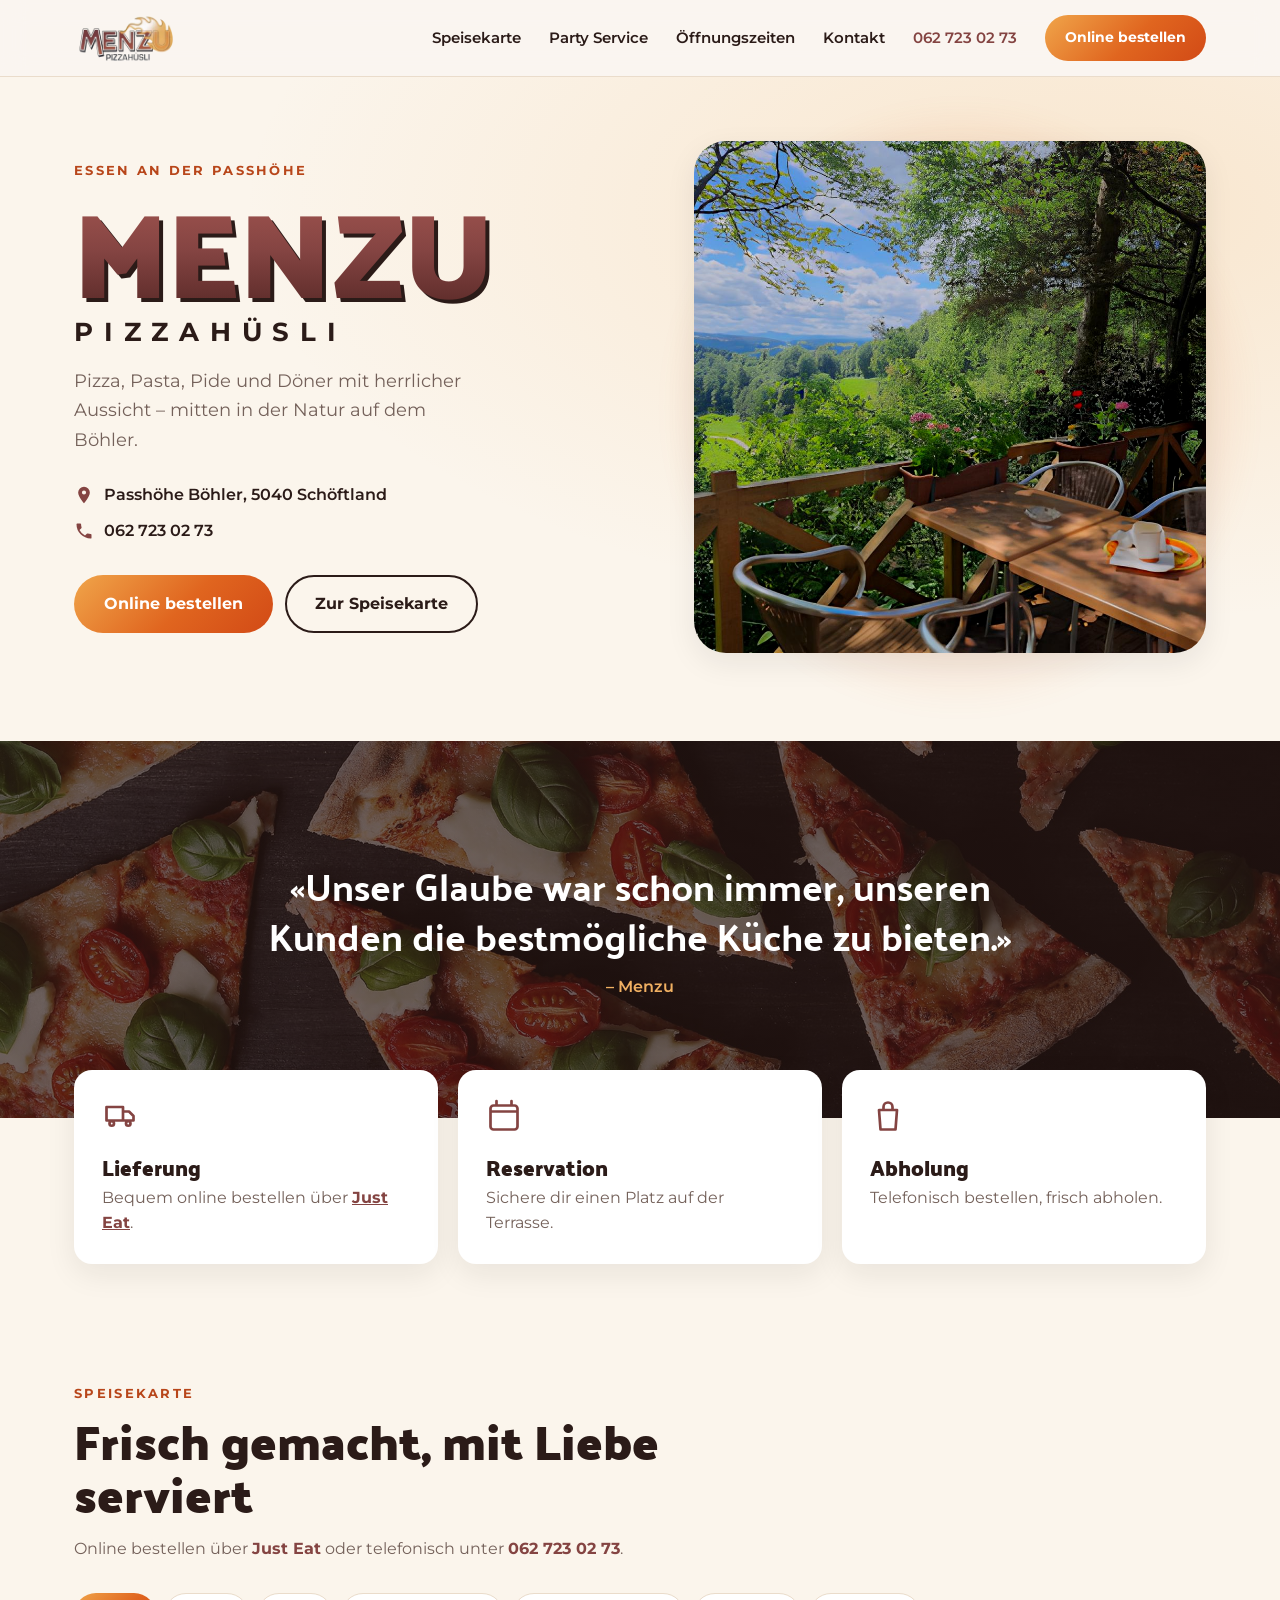
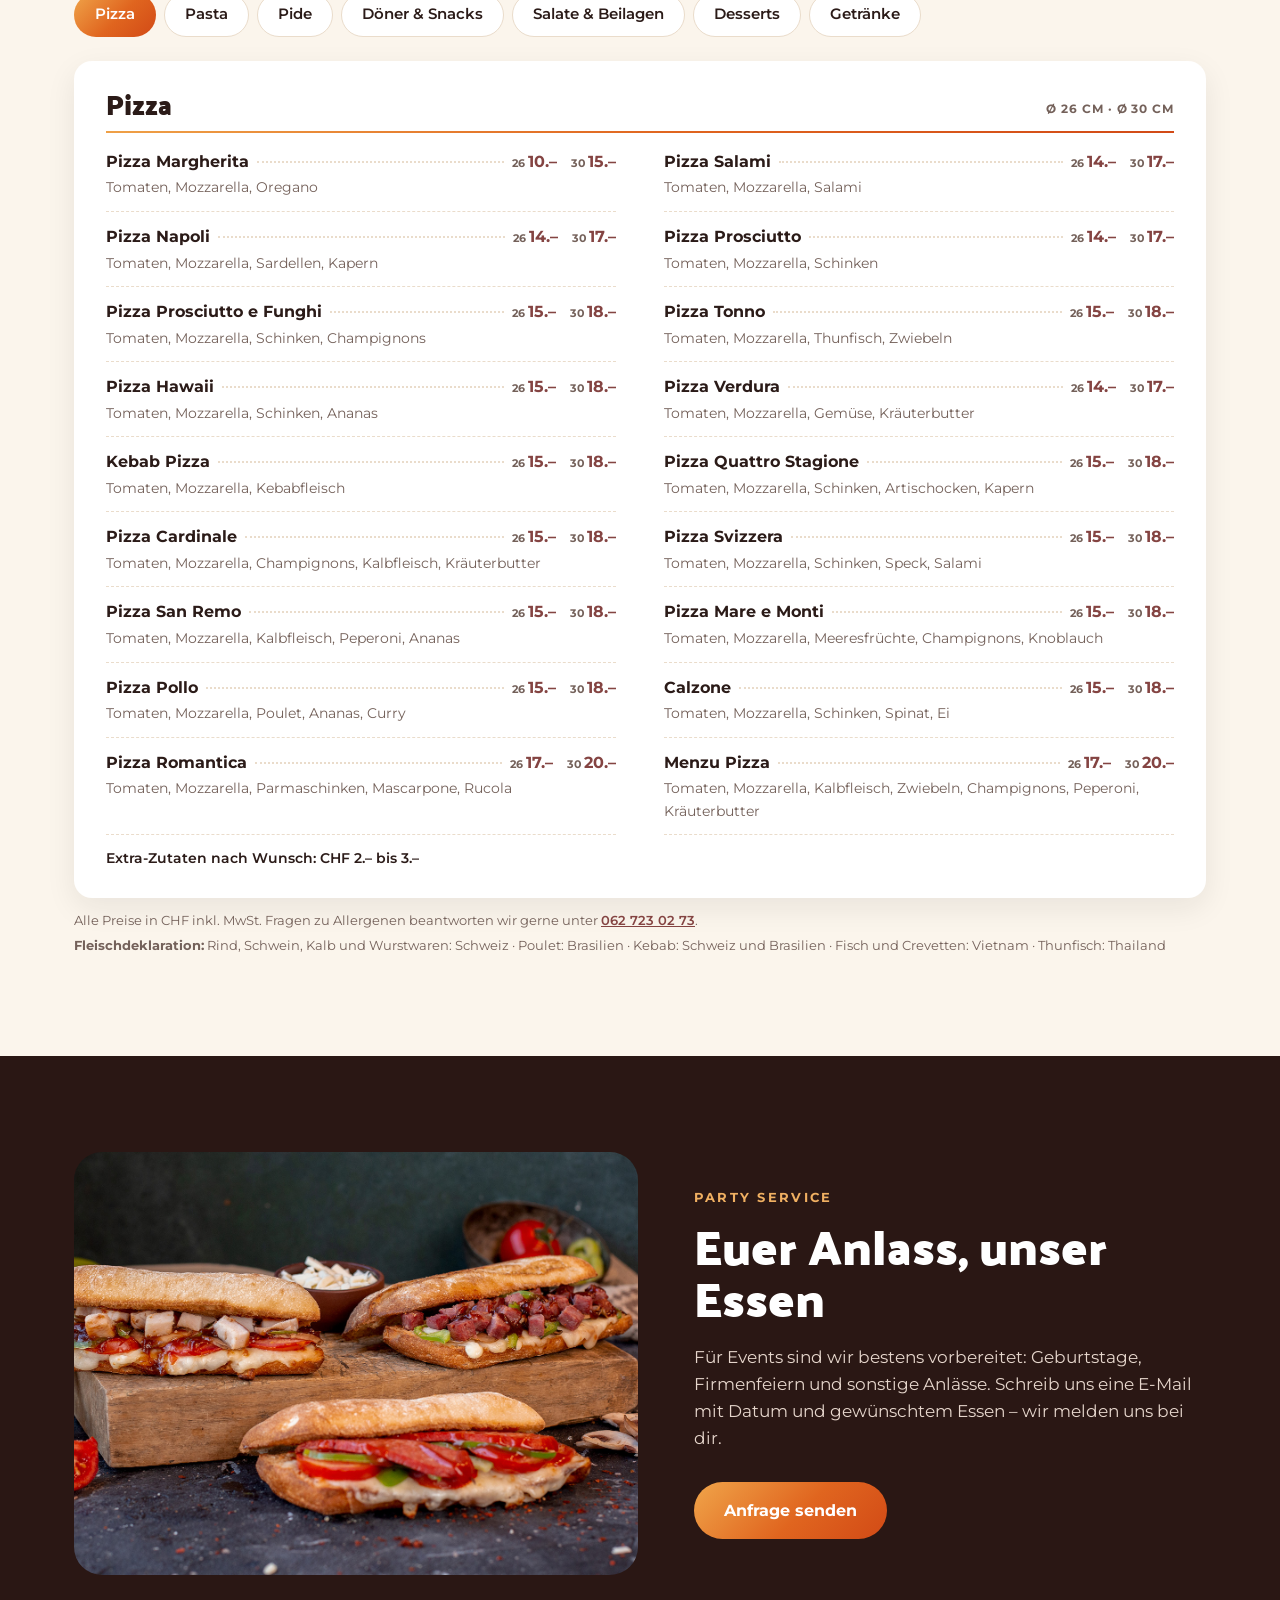
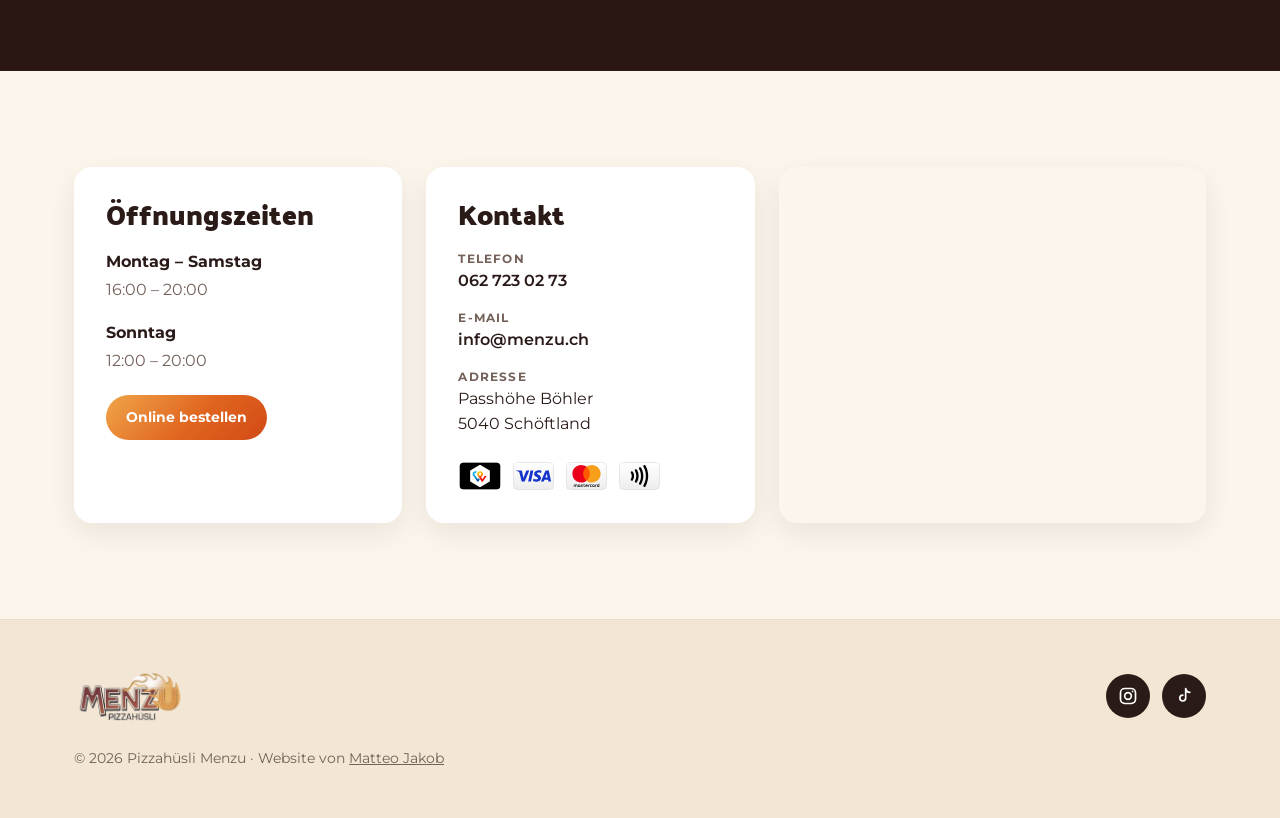
<file: index.html>
<!doctype html>
<html lang="de">
  <head>
    <meta charset="utf-8" />
    <meta name="viewport" content="width=device-width, initial-scale=1" />
    <title>Pizzahüsli Menzu – Pizza, Pasta & Döner an der Passhöhe Böhler</title>
    <meta
      name="description"
      content="Pizza, Pasta, Pide und Döner an der Passhöhe Böhler in Schöftland – mit Aussicht mitten in der Natur. Online bestellen via Just Eat, Abholung, Reservation und Party Service."
    />
    <meta name="theme-color" content="#844442" />
    <link rel="icon" href="images/menzu.png" />
    <link rel="preconnect" href="https://fonts.googleapis.com" />
    <link rel="preconnect" href="https://fonts.gstatic.com" crossorigin />
    <link
      href="https://fonts.googleapis.com/css2?family=Montserrat:wght@400;500;600;700;800&family=Palanquin+Dark:wght@500;600;700&display=swap"
      rel="stylesheet"
    />
    <link rel="stylesheet" href="css/style.css?v=202610021229" />
    <script src="js/main.js?v=202610021229" defer></script>
  </head>
  <body>
    <header class="site-header">
      <div class="container header-inner">
        <a href="#top" class="logo" aria-label="Pizzahüsli Menzu – zur Startseite">
          <img src="images/menzu.png" alt="Menzu Pizzahüsli" width="472" height="232" />
        </a>
        <button class="nav-toggle" aria-expanded="false" aria-controls="site-nav" aria-label="Menü öffnen">
          <span></span><span></span><span></span>
        </button>
        <nav class="site-nav" id="site-nav">
          <a href="#speisekarte">Speisekarte</a>
          <a href="#party">Party Service</a>
          <a href="#info">Öffnungszeiten</a>
          <a href="#info">Kontakt</a>
          <a href="tel:+41627230273" class="nav-phone">062 723 02 73</a>
          <a href="https://www.just-eat.ch/speisekarte/menzu-hsli" class="btn btn-sm" target="_blank" rel="noopener">Online bestellen</a>
        </nav>
      </div>
    </header>

    <main id="top">
      <section class="hero">
        <div class="container hero-inner">
          <div class="hero-text">
            <p class="eyebrow">Essen an der Passhöhe</p>
            <h1><span class="h1-main">Menzu</span><span class="h1-sub">Pizzahüsli</span></h1>
            <p class="lead">
              Pizza, Pasta, Pide und Döner mit herrlicher Aussicht – mitten in der Natur auf dem Böhler.
            </p>
            <ul class="hero-facts">
              <li>
                <svg viewBox="0 0 24 24" aria-hidden="true"><path d="M12 2a7 7 0 0 0-7 7c0 5.2 7 13 7 13s7-7.8 7-13a7 7 0 0 0-7-7Zm0 9.5A2.5 2.5 0 1 1 12 6.5a2.5 2.5 0 0 1 0 5Z"/></svg>
                Passhöhe Böhler, 5040 Schöftland
              </li>
              <li>
                <svg viewBox="0 0 24 24" aria-hidden="true"><path d="M6.6 10.8a15.2 15.2 0 0 0 6.6 6.6l2.2-2.2a1 1 0 0 1 1-.25 11.4 11.4 0 0 0 3.6.57 1 1 0 0 1 1 1V20a1 1 0 0 1-1 1A17 17 0 0 1 3 4a1 1 0 0 1 1-1h3.5a1 1 0 0 1 1 1c0 1.25.2 2.45.57 3.57a1 1 0 0 1-.25 1Z"/></svg>
                <a href="tel:+41627230273">062 723 02 73</a>
              </li>
            </ul>
            <div class="hero-actions">
              <a href="https://www.just-eat.ch/speisekarte/menzu-hsli" class="btn" target="_blank" rel="noopener">Online bestellen</a>
              <a href="#speisekarte" class="btn btn-ghost">Zur Speisekarte</a>
            </div>
          </div>
          <figure class="hero-image">
            <img src="images/2.webp" alt="Terrasse des Pizzahüsli Menzu mit Blick ins Grüne" width="976" height="980" />
          </figure>
        </div>
      </section>

      <section class="quote-band">
        <div class="container">
          <blockquote>
            «Unser Glaube war schon immer, unseren Kunden die bestmögliche Küche zu bieten.»
            <cite>– Menzu</cite>
          </blockquote>
        </div>
      </section>

      <section class="services">
        <div class="container services-grid">
          <div class="service">
            <svg viewBox="0 0 24 24" aria-hidden="true"><path d="M3 6h11v9H3zM14 9h4l3 3v3h-7zM6.5 18.5a1.5 1.5 0 1 0 0-3 1.5 1.5 0 0 0 0 3Zm11 0a1.5 1.5 0 1 0 0-3 1.5 1.5 0 0 0 0 3Z"/></svg>
            <h3>Lieferung</h3>
            <p>Bequem online bestellen über <a href="https://www.just-eat.ch/speisekarte/menzu-hsli" target="_blank" rel="noopener">Just Eat</a>.</p>
          </div>
          <div class="service">
            <svg viewBox="0 0 24 24" aria-hidden="true"><path d="M7 2v3M17 2v3M3 9h18M5 5h14a2 2 0 0 1 2 2v12a2 2 0 0 1-2 2H5a2 2 0 0 1-2-2V7a2 2 0 0 1 2-2Z"/></svg>
            <h3>Reservation</h3>
            <p>Sichere dir einen Platz auf der Terrasse.</p>
          </div>
          <div class="service">
            <svg viewBox="0 0 24 24" aria-hidden="true"><path d="M6 8h12l-1 13H7L6 8Zm3 0V6a3 3 0 0 1 6 0v2"/></svg>
            <h3>Abholung</h3>
            <p>Telefonisch bestellen, frisch abholen.</p>
          </div>
        </div>
      </section>

      <section class="menu" id="speisekarte">
        <div class="container">
          <div class="section-head">
            <p class="eyebrow">Speisekarte</p>
            <h2>Frisch gemacht, mit Liebe serviert</h2>
            <p>Online bestellen über <a href="https://www.just-eat.ch/speisekarte/menzu-hsli" target="_blank" rel="noopener">Just Eat</a> oder telefonisch unter <a href="tel:+41627230273">062 723 02 73</a>.</p>
          </div>
        </div>
        <div class="container">
          <nav class="menu-nav" role="tablist" aria-label="Kategorien">
            <a href="#menu-pizza" role="tab" aria-controls="menu-pizza">Pizza</a>
            <a href="#menu-pasta" role="tab" aria-controls="menu-pasta">Pasta</a>
            <a href="#menu-pide" role="tab" aria-controls="menu-pide">Pide</a>
            <a href="#menu-doener" role="tab" aria-controls="menu-doener">Döner & Snacks</a>
            <a href="#menu-salate" role="tab" aria-controls="menu-salate">Salate & Beilagen</a>
            <a href="#menu-desserts" role="tab" aria-controls="menu-desserts">Desserts</a>
            <a href="#menu-getraenke" role="tab" aria-controls="menu-getraenke">Getränke</a>
          </nav>
          <div class="menu-panels">
          <section class="menu-cat" id="menu-pizza" role="tabpanel">
            <div class="menu-cat-head"><h3>Pizza</h3><span class="sizes">Ø 26 cm · Ø 30 cm</span></div>
            <ul class="menu-list is-pizza">
              <li>
                <div class="row"><span class="name">Pizza Margherita</span><span class="dots"></span><span class="price"><small>26</small>10.–</span><span class="price"><small>30</small>15.–</span></div>
                <p class="desc">Tomaten, Mozzarella, Oregano</p>
              </li>
              <li>
                <div class="row"><span class="name">Pizza Salami</span><span class="dots"></span><span class="price"><small>26</small>14.–</span><span class="price"><small>30</small>17.–</span></div>
                <p class="desc">Tomaten, Mozzarella, Salami</p>
              </li>
              <li>
                <div class="row"><span class="name">Pizza Napoli</span><span class="dots"></span><span class="price"><small>26</small>14.–</span><span class="price"><small>30</small>17.–</span></div>
                <p class="desc">Tomaten, Mozzarella, Sardellen, Kapern</p>
              </li>
              <li>
                <div class="row"><span class="name">Pizza Prosciutto</span><span class="dots"></span><span class="price"><small>26</small>14.–</span><span class="price"><small>30</small>17.–</span></div>
                <p class="desc">Tomaten, Mozzarella, Schinken</p>
              </li>
              <li>
                <div class="row"><span class="name">Pizza Prosciutto e Funghi</span><span class="dots"></span><span class="price"><small>26</small>15.–</span><span class="price"><small>30</small>18.–</span></div>
                <p class="desc">Tomaten, Mozzarella, Schinken, Champignons</p>
              </li>
              <li>
                <div class="row"><span class="name">Pizza Tonno</span><span class="dots"></span><span class="price"><small>26</small>15.–</span><span class="price"><small>30</small>18.–</span></div>
                <p class="desc">Tomaten, Mozzarella, Thunfisch, Zwiebeln</p>
              </li>
              <li>
                <div class="row"><span class="name">Pizza Hawaii</span><span class="dots"></span><span class="price"><small>26</small>15.–</span><span class="price"><small>30</small>18.–</span></div>
                <p class="desc">Tomaten, Mozzarella, Schinken, Ananas</p>
              </li>
              <li>
                <div class="row"><span class="name">Pizza Verdura</span><span class="dots"></span><span class="price"><small>26</small>14.–</span><span class="price"><small>30</small>17.–</span></div>
                <p class="desc">Tomaten, Mozzarella, Gemüse, Kräuterbutter</p>
              </li>
              <li>
                <div class="row"><span class="name">Kebab Pizza</span><span class="dots"></span><span class="price"><small>26</small>15.–</span><span class="price"><small>30</small>18.–</span></div>
                <p class="desc">Tomaten, Mozzarella, Kebabfleisch</p>
              </li>
              <li>
                <div class="row"><span class="name">Pizza Quattro Stagione</span><span class="dots"></span><span class="price"><small>26</small>15.–</span><span class="price"><small>30</small>18.–</span></div>
                <p class="desc">Tomaten, Mozzarella, Schinken, Artischocken, Kapern</p>
              </li>
              <li>
                <div class="row"><span class="name">Pizza Cardinale</span><span class="dots"></span><span class="price"><small>26</small>15.–</span><span class="price"><small>30</small>18.–</span></div>
                <p class="desc">Tomaten, Mozzarella, Champignons, Kalbfleisch, Kräuterbutter</p>
              </li>
              <li>
                <div class="row"><span class="name">Pizza Svizzera</span><span class="dots"></span><span class="price"><small>26</small>15.–</span><span class="price"><small>30</small>18.–</span></div>
                <p class="desc">Tomaten, Mozzarella, Schinken, Speck, Salami</p>
              </li>
              <li>
                <div class="row"><span class="name">Pizza San Remo</span><span class="dots"></span><span class="price"><small>26</small>15.–</span><span class="price"><small>30</small>18.–</span></div>
                <p class="desc">Tomaten, Mozzarella, Kalbfleisch, Peperoni, Ananas</p>
              </li>
              <li>
                <div class="row"><span class="name">Pizza Mare e Monti</span><span class="dots"></span><span class="price"><small>26</small>15.–</span><span class="price"><small>30</small>18.–</span></div>
                <p class="desc">Tomaten, Mozzarella, Meeresfrüchte, Champignons, Knoblauch</p>
              </li>
              <li>
                <div class="row"><span class="name">Pizza Pollo</span><span class="dots"></span><span class="price"><small>26</small>15.–</span><span class="price"><small>30</small>18.–</span></div>
                <p class="desc">Tomaten, Mozzarella, Poulet, Ananas, Curry</p>
              </li>
              <li>
                <div class="row"><span class="name">Calzone</span><span class="dots"></span><span class="price"><small>26</small>15.–</span><span class="price"><small>30</small>18.–</span></div>
                <p class="desc">Tomaten, Mozzarella, Schinken, Spinat, Ei</p>
              </li>
              <li>
                <div class="row"><span class="name">Pizza Romantica</span><span class="dots"></span><span class="price"><small>26</small>17.–</span><span class="price"><small>30</small>20.–</span></div>
                <p class="desc">Tomaten, Mozzarella, Parmaschinken, Mascarpone, Rucola</p>
              </li>
              <li>
                <div class="row"><span class="name">Menzu Pizza</span><span class="dots"></span><span class="price"><small>26</small>17.–</span><span class="price"><small>30</small>20.–</span></div>
                <p class="desc">Tomaten, Mozzarella, Kalbfleisch, Zwiebeln, Champignons, Peperoni, Kräuterbutter</p>
              </li>
            </ul>
            <p class="menu-note">Extra-Zutaten nach Wunsch: CHF 2.– bis 3.–</p>
          </section>
          <section class="menu-cat" id="menu-pasta" role="tabpanel">
            <div class="menu-cat-head"><h3>Pasta</h3></div>
            <ul class="menu-list">
              <li>
                <div class="row"><span class="name">Pasta Napoli</span><span class="dots"></span><span class="price">15.–</span></div>
                <p class="desc">Zubereitet mit Tomatensauce, Knoblauch und Zwiebeln</p>
              </li>
              <li>
                <div class="row"><span class="name">Pasta Boscaiola</span><span class="dots"></span><span class="price">17.–</span></div>
                <p class="desc">Zubereitet mit Champignon-Rahmsauce</p>
              </li>
              <li>
                <div class="row"><span class="name">Pasta Bolognese</span><span class="dots"></span><span class="price">18.–</span></div>
                <p class="desc">Zubereitet mit Tomatensauce, Kalbfleisch und Zwiebeln</p>
              </li>
              <li>
                <div class="row"><span class="name">Pasta Arabiata</span><span class="dots"></span><span class="price">17.–</span></div>
                <p class="desc">Zubereitet mit Tomatensauce, Zwiebeln und Peperoncini</p>
              </li>
              <li>
                <div class="row"><span class="name">Pasta Orentale</span><span class="dots"></span><span class="price">18.–</span></div>
                <p class="desc">Zubereitet mit Curry-Rahmsauce und Crevetten</p>
              </li>
              <li>
                <div class="row"><span class="name">Pasta Pollo</span><span class="dots"></span><span class="price">18.–</span></div>
                <p class="desc">Zubereitet mit Tomaten-Rahmsauce, Poulet, Knoblauch und Peperoncini</p>
              </li>
              <li>
                <div class="row"><span class="name">Pasta Padrone</span><span class="dots"></span><span class="price">18.–</span></div>
                <p class="desc">Zubereitet mit Tomaten-Rahmsauce, Kalbfleisch, Knoblauch und Peperoncini</p>
              </li>
              <li>
                <div class="row"><span class="name">Pasta Verdura</span><span class="dots"></span><span class="price">17.–</span></div>
                <p class="desc">Zubereitet mit Rahmsauce und verschiedenem Gemüse</p>
              </li>
              <li>
                <div class="row"><span class="name">Pasta Tonno</span><span class="dots"></span><span class="price">17.–</span></div>
                <p class="desc">Zubereitet mit Tomatensauce, Thunfisch und Zwiebeln</p>
              </li>
              <li>
                <div class="row"><span class="name">Pasta Frutti di Mare</span><span class="dots"></span><span class="price">18.–</span></div>
                <p class="desc">Zubereitet mit Tomatensauce, Meeresfrüchte, Zwiebeln und Knoblauch</p>
              </li>
              <li>
                <div class="row"><span class="name">Pasta Carbonara</span><span class="dots"></span><span class="price">18.–</span></div>
                <p class="desc">Zubereitet mit Rahmsauce, Speck und Eigelb</p>
              </li>
              <li>
                <div class="row"><span class="name">Pasta Forno</span><span class="dots"></span><span class="price">18.–</span></div>
                <p class="desc">Zubereitet mit Tomaten-Rahmsauce, Schinken, Zwiebeln und Mozzarella</p>
              </li>
              <li>
                <div class="row"><span class="name">Lasagne Bolognese</span><span class="dots"></span><span class="price">15.–</span></div>
                <p class="desc">Zubereitet mit Hackfleisch</p>
              </li>
              <li>
                <div class="row"><span class="name">Lasagne Verdi</span><span class="dots"></span><span class="price">15.–</span></div>
                <p class="desc">Zubereitet mit Spinat</p>
              </li>
            </ul>
            <p class="menu-note">Wahlweise mit Penne oder Spaghetti.</p>
          </section>
          <section class="menu-cat" id="menu-pide" role="tabpanel">
            <div class="menu-cat-head"><h3>Pide</h3></div>
            <ul class="menu-list">
              <li>
                <div class="row"><span class="name">Pide mit Käse</span><span class="dots"></span><span class="price">15.–</span></div>
              </li>
              <li>
                <div class="row"><span class="name">Pide mit Käse und Spinat</span><span class="dots"></span><span class="price">15.–</span></div>
              </li>
              <li>
                <div class="row"><span class="name">Pide mit Käse und Ei</span><span class="dots"></span><span class="price">15.–</span></div>
              </li>
              <li>
                <div class="row"><span class="name">Pide mit Käse und Kebabfleisch</span><span class="dots"></span><span class="price">15.–</span></div>
              </li>
            </ul>
          </section>
          <section class="menu-cat" id="menu-doener" role="tabpanel">
            <div class="menu-cat-head"><h3>Döner & Snacks</h3></div>
            <ul class="menu-list">
              <li>
                <div class="row"><span class="name">Döner Kebab</span><span class="dots"></span><span class="price">11.–</span></div>
                <p class="desc">Serviert mit Salat und Sauce nach Wahl</p>
              </li>
              <li>
                <div class="row"><span class="name">Dürüm Kebab</span><span class="dots"></span><span class="price">11.–</span></div>
                <p class="desc">Serviert mit Salat und Sauce nach Wahl</p>
              </li>
              <li>
                <div class="row"><span class="name">Dönerbox</span><span class="dots"></span><span class="price">11.–</span></div>
                <p class="desc">Zubereitet mit Kebabfleisch und Pommes Frites</p>
              </li>
              <li>
                <div class="row"><span class="name">Mega Kebab</span><span class="dots"></span><span class="price">14.–</span></div>
                <p class="desc">Serviert mit Salat und Sauce nach Wahl</p>
              </li>
              <li>
                <div class="row"><span class="name">Poulet Pepito</span><span class="dots"></span><span class="price">12.–</span></div>
                <p class="desc">Serviert mit Salat und Sauce nach Wahl</p>
              </li>
              <li>
                <div class="row"><span class="name">Döner Kebab im Teller</span><span class="dots"></span><span class="price">17.–</span></div>
                <p class="desc">Zubereitet mit Pommes Frites, serviert mit Salat und Sauce nach Wahl</p>
              </li>
              <li>
                <div class="row"><span class="name">Falafel Taschenbrot</span><span class="dots"></span><span class="price">11.–</span></div>
                <p class="desc">Serviert mit Salat und Sauce nach Wahl</p>
              </li>
              <li>
                <div class="row"><span class="name">Falafel Dürüm</span><span class="dots"></span><span class="price">11.–</span></div>
                <p class="desc">Serviert mit Salat und Sauce nach Wahl</p>
              </li>
              <li>
                <div class="row"><span class="name">Falafel Box</span><span class="dots"></span><span class="price">12.–</span></div>
                <p class="desc">Serviert mit Salat und Sauce nach Wahl</p>
              </li>
              <li>
                <div class="row"><span class="name">Chicken Nuggets (7 Stück)</span><span class="dots"></span><span class="price">17.–</span></div>
                <p class="desc">Serviert mit Pommes Frites</p>
              </li>
              <li>
                <div class="row"><span class="name">Chicken Box</span><span class="dots"></span><span class="price">12.–</span></div>
                <p class="desc">Serviert mit Pommes Frites</p>
              </li>
              <li>
                <div class="row"><span class="name">Pouletflügel (7 Stück)</span><span class="dots"></span><span class="price">18.–</span></div>
                <p class="desc">Serviert mit Pommes Frites</p>
              </li>
              <li>
                <div class="row"><span class="name">Pommes Frites</span><span class="dots"></span><span class="price">8.–</span></div>
                <p class="desc">Serviert mit Sauce nach Wahl</p>
              </li>
              <li>
                <div class="row"><span class="name">Hamburger</span><span class="dots"></span><span class="price">11.–</span></div>
                <p class="desc">Serviert mit Salat und Sauce nach Wahl</p>
              </li>
              <li>
                <div class="row"><span class="name">Cheeseburger</span><span class="dots"></span><span class="price">11.–</span></div>
                <p class="desc">Serviert mit Salat und Sauce nach Wahl</p>
              </li>
              <li>
                <div class="row"><span class="name">Schnitzelbort</span><span class="dots"></span><span class="price">11.–</span></div>
                <p class="desc">Serviert mit Salat und Sauce nach Wahl</p>
              </li>
              <li>
                <div class="row"><span class="name">Fischknusperli</span><span class="dots"></span><span class="price">15.–</span></div>
                <p class="desc">Serviert mit Pommes Frites</p>
              </li>
              <li>
                <div class="row"><span class="name">Cevapcici (8 Stück)</span><span class="dots"></span><span class="price">15.–</span></div>
                <p class="desc">Serviert mit Pommes Frites</p>
              </li>
            </ul>
            <p class="menu-note">Saucen: Cocktail, Samurai (scharf), Joghurt, Curry, Ketchup oder Mayonnaise.</p>
          </section>
          <section class="menu-cat" id="menu-salate" role="tabpanel">
            <div class="menu-cat-head"><h3>Salate & Beilagen</h3></div>
            <ul class="menu-list">
              <li>
                <div class="row"><span class="name">Grüner Salat</span><span class="dots"></span><span class="price">8.–</span></div>
              </li>
              <li>
                <div class="row"><span class="name">Gemischter Salat</span><span class="dots"></span><span class="price">10.–</span></div>
              </li>
              <li>
                <div class="row"><span class="name">Caprese Salat</span><span class="dots"></span><span class="price">10.–</span></div>
                <p class="desc">Zubereitet mit Tomaten und Mozzarella</p>
              </li>
              <li>
                <div class="row"><span class="name">Thon Salat</span><span class="dots"></span><span class="price">10.–</span></div>
              </li>
              <li>
                <div class="row"><span class="name">Chicken Nuggets (8 Stück)</span><span class="dots"></span><span class="price">12.–</span></div>
              </li>
              <li>
                <div class="row"><span class="name">Pommes Frites</span><span class="dots"></span><span class="price">8.–</span></div>
              </li>
            </ul>
            <p class="menu-note">Salatsauce: französisch oder italienisch.</p>
          </section>
          <section class="menu-cat" id="menu-desserts" role="tabpanel">
            <div class="menu-cat-head"><h3>Desserts</h3></div>
            <ul class="menu-list">
              <li>
                <div class="row"><span class="name">Extreme</span><span class="dots"></span><span class="price">3.50</span></div>
              </li>
              <li>
                <div class="row"><span class="name">Mega Almond</span><span class="dots"></span><span class="price">3.50</span></div>
              </li>
              <li>
                <div class="row"><span class="name">Tiramisu</span><span class="dots"></span><span class="price">6.–</span></div>
              </li>
              <li>
                <div class="row"><span class="name">Schoggimousse</span><span class="dots"></span><span class="price">6.–</span></div>
              </li>
            </ul>
          </section>
          <section class="menu-cat" id="menu-getraenke" role="tabpanel">
            <div class="menu-cat-head"><h3>Getränke</h3></div>
            <ul class="menu-list">
              <li>
                <div class="row"><span class="name">Coca-Cola</span><span class="dots"></span><span class="price"><small>ab</small>3.–</span></div>
                <p class="desc">0,33 l 3.– · 0,5 l 3.50 · 1,5 l 5.–</p>
              </li>
              <li>
                <div class="row"><span class="name">Coca-Cola zero</span><span class="dots"></span><span class="price"><small>ab</small>3.–</span></div>
                <p class="desc">0,33 l 3.– · 0,5 l 3.50 · 1,5 l 5.–</p>
              </li>
              <li>
                <div class="row"><span class="name">Fanta Orange</span><span class="dots"></span><span class="price"><small>ab</small>3.–</span></div>
                <p class="desc">0,33 l 3.– · 0,5 l 3.50 · 1,5 l 5.–</p>
              </li>
              <li>
                <div class="row"><span class="name">Fusetea Lemon</span><span class="dots"></span><span class="price"><small>ab</small>3.–</span></div>
                <p class="desc">0,33 l 3.– · 0,5 l 3.50 · 1,5 l 5.–</p>
              </li>
              <li>
                <div class="row"><span class="name">Fusetea Peach</span><span class="dots"></span><span class="price"><small>ab</small>3.–</span></div>
                <p class="desc">0,33 l 3.– · 0,5 l 3.50 · 1,5 l 5.–</p>
              </li>
              <li>
                <div class="row"><span class="name">Rivella Rot</span><span class="dots"></span><span class="price"><small>ab</small>3.50</span></div>
                <p class="desc">0,5 l 3.50 · 1,5 l 5.–</p>
              </li>
              <li>
                <div class="row"><span class="name">Rivella Blau</span><span class="dots"></span><span class="price"><small>ab</small>3.50</span></div>
                <p class="desc">0,5 l 3.50 · 1,5 l 5.–</p>
              </li>
              <li>
                <div class="row"><span class="name">Valser</span><span class="dots"></span><span class="price"><small>ab</small>3.50</span></div>
                <p class="desc">0,5 l 3.50 · 1,5 l 5.–</p>
              </li>
              <li>
                <div class="row"><span class="name">Uludag</span><span class="dots"></span><span class="price"><small>ab</small>3.–</span></div>
                <p class="desc">0,5 l 3.– · 1,5 l 3.50</p>
              </li>
              <li>
                <div class="row"><span class="name">Ayran</span><span class="dots"></span><span class="price">3.–</span></div>
                <p class="desc">0,33 l 3.–</p>
              </li>
              <li>
                <div class="row"><span class="name">Red Bull</span><span class="dots"></span><span class="price">4.–</span></div>
                <p class="desc">0,25 l 4.–</p>
              </li>
              <li>
                <div class="row"><span class="name">Bier Feldschlösschen</span><span class="dots"></span><span class="price">5.–</span></div>
              </li>
              <li>
                <div class="row"><span class="name">Roséwein</span><span class="dots"></span><span class="price">15.–</span></div>
                <p class="desc">aus Italien</p>
              </li>
              <li>
                <div class="row"><span class="name">Weisswein</span><span class="dots"></span><span class="price">15.–</span></div>
                <p class="desc">aus Frankreich</p>
              </li>
              <li>
                <div class="row"><span class="name">Rotwein</span><span class="dots"></span><span class="price">15.–</span></div>
                <p class="desc">aus Italien</p>
              </li>
            </ul>
          </section>
          </div>
        </div>
        <div class="container menu-footnote">
          <p>Alle Preise in CHF inkl. MwSt. Fragen zu Allergenen beantworten wir gerne unter <a href="tel:+41627230273">062 723 02 73</a>.</p>
          <p><strong>Fleischdeklaration:</strong> Rind, Schwein, Kalb und Wurstwaren: Schweiz · Poulet: Brasilien · Kebab: Schweiz und Brasilien · Fisch und Crevetten: Vietnam · Thunfisch: Thailand</p>
        </div>
      </section>

      <section class="party" id="party">
        <div class="container party-inner">
          <figure class="party-image">
            <img src="images/sd.jpg" alt="Belegte Sandwiches auf einem Holzbrett" width="1980" height="949" loading="lazy" />
          </figure>
          <div class="party-text">
            <p class="eyebrow">Party Service</p>
            <h2>Euer Anlass, unser Essen</h2>
            <p>
              Für Events sind wir bestens vorbereitet: Geburtstage, Firmenfeiern und sonstige Anlässe.
              Schreib uns eine E-Mail mit Datum und gewünschtem Essen – wir melden uns bei dir.
            </p>
            <a class="btn" href="mailto:info@menzu.ch?subject=Anfrage%20Party%20Service">Anfrage senden</a>
          </div>
        </div>
      </section>

      <section class="info" id="info">
        <div class="container info-grid">
          <div class="card">
            <h2>Öffnungszeiten</h2>
            <dl class="hours">
              <dt>Montag – Samstag</dt>
              <dd>16:00 – 20:00</dd>
              <dt>Sonntag</dt>
              <dd>12:00 – 20:00</dd>
            </dl>
            <a class="btn btn-sm" href="https://www.just-eat.ch/speisekarte/menzu-hsli" target="_blank" rel="noopener">Online bestellen</a>
          </div>
          <div class="card">
            <h2>Kontakt</h2>
            <ul class="contact">
              <li><span>Telefon</span><a href="tel:+41627230273">062 723 02 73</a></li>
              <li><span>E-Mail</span><a href="mailto:info@menzu.ch">info@menzu.ch</a></li>
              <li><span>Adresse</span>Passhöhe Böhler<br />5040 Schöftland</li>
            </ul>
            <div class="payments" aria-label="Zahlungsmittel">
              <img src="images/CHTWINT.svg" alt="TWINT" />
              <img src="images/WWVISA.svg" alt="Visa" />
              <img src="images/WWMastercard.svg" alt="Mastercard" />
              <img src="images/WWKontaktlos.svg" alt="Kontaktlos bezahlen" />
            </div>
          </div>
          <div class="map">
            <iframe
              title="Karte: Pizzahüsli Menzu"
              src="https://www.google.com/maps/embed?pb=!1m18!1m12!1m3!1d1352.680758146068!2d8.083215971237557!3d47.307275597451216!2m3!1f0!2f0!3f0!3m2!1i1024!2i768!4f13.1!3m3!1m2!1s0x47902331dac2e7d5%3A0xd46e9994754d2e1d!2sPizzah%C3%BCsli%20Menzu!5e0!3m2!1sde!2sch!4v1717077770744!5m2!1sde!2sch"
              loading="lazy"
              referrerpolicy="no-referrer-when-downgrade"
              allowfullscreen
            ></iframe>
          </div>
        </div>
      </section>
    </main>

    <footer class="site-footer">
      <div class="container footer-inner">
        <img src="images/menzu.png" alt="Menzu Pizzahüsli" class="footer-logo" width="472" height="232" loading="lazy" />
        <div class="socials">
          <a href="https://www.instagram.com/pizzahuesli_menzu/" target="_blank" rel="noopener" aria-label="Instagram">
            <svg viewBox="0 0 24 24" aria-hidden="true"><rect x="3" y="3" width="18" height="18" rx="5"/><circle cx="12" cy="12" r="4"/><circle cx="17.5" cy="6.5" r="1" class="fill"/></svg>
          </a>
          <a href="https://www.tiktok.com/@pizzahuesli_menzu" target="_blank" rel="noopener" aria-label="TikTok">
            <svg viewBox="0 0 24 24" aria-hidden="true"><path d="M14 3v11.5a3.5 3.5 0 1 1-3.5-3.5M14 3c.5 2.8 2.4 4.5 5 4.7"/></svg>
          </a>
        </div>
        <p class="copyright">© <span data-year>2025</span> Pizzahüsli Menzu · Website von <a href="https://matteojakob.ch" target="_blank" rel="noopener">Matteo Jakob</a></p>
      </div>
    </footer>
  </body>
</html>
</file>
<file: css/style.css>
:root {
  /* Colours taken from the logo: maroon letters, dark outline, amber flame */
  --orange: #d9561a;
  --orange-dark: #b8461a;
  --flame: linear-gradient(135deg, #f0a54a 0%, #e0651f 55%, #d24a16 100%);
  --amber: #f0b062;
  --brown: #844442;
  --brown-dark: #5c2b29;
  --ink: #2b1b18;
  --muted: #74615a;
  --cream: #fbf5ec;
  --sand: #f3e6d4;
  --dark: #2a1714;
  --line: #eadccb;
  --radius: 18px;
  --shadow: 0 10px 30px rgba(31, 27, 24, 0.08);
  --header-h: 76px;
  --font-head: "Palanquin Dark", system-ui, sans-serif;
  --font-body: "Montserrat", system-ui, sans-serif;
}

*,
*::before,
*::after {
  box-sizing: border-box;
}

html {
  scroll-behavior: smooth;
  scroll-padding-top: calc(var(--header-h) + 16px);
}

body {
  margin: 0;
  font-family: var(--font-body);
  font-size: 16px;
  line-height: 1.6;
  color: var(--ink);
  background: var(--cream);
  -webkit-font-smoothing: antialiased;
}

img {
  display: block;
  max-width: 100%;
  height: auto;
}

a {
  color: inherit;
}

a[href^="tel:"] {
  white-space: nowrap;
}

h1,
h2,
h3 {
  font-family: var(--font-head);
  line-height: 1.1;
  margin: 0;
}

.container {
  width: 100%;
  max-width: 1180px;
  margin: 0 auto;
  padding: 0 24px;
}

.eyebrow {
  margin: 0 0 12px;
  font-size: 0.8rem;
  font-weight: 700;
  letter-spacing: 0.18em;
  text-transform: uppercase;
  color: var(--orange-dark);
}

/* Buttons */
.btn {
  display: inline-flex;
  align-items: center;
  justify-content: center;
  gap: 8px;
  padding: 14px 28px;
  border: 2px solid transparent;
  border-radius: 999px;
  background: var(--flame) border-box;
  color: #fff;
  font-weight: 700;
  text-decoration: none;
  transition: background 0.2s, border-color 0.2s, color 0.2s, transform 0.2s;
}

.btn:hover {
  transform: translateY(-1px);
  box-shadow: 0 8px 20px rgba(224, 101, 31, 0.35);
}

.btn-ghost {
  background: transparent;
  color: var(--ink);
  border-color: var(--ink);
}

.btn-ghost:hover {
  background: var(--ink);
  border-color: var(--ink);
  color: #fff;
}

.btn-sm {
  padding: 9px 18px;
  font-size: 0.9rem;
}

/* Header */
.site-header {
  position: sticky;
  top: 0;
  z-index: 50;
  background: rgba(250, 246, 241, 0.9);
  backdrop-filter: blur(12px);
  border-bottom: 1px solid var(--line);
}

.header-inner {
  display: flex;
  align-items: center;
  justify-content: space-between;
  height: var(--header-h);
}

.logo img {
  height: 52px;
  width: auto;
}

.site-nav {
  display: flex;
  align-items: center;
  gap: 28px;
}

.nav-phone {
  color: var(--brown);
}

.site-nav a:not(.btn) {
  font-weight: 600;
  font-size: 0.95rem;
  text-decoration: none;
  transition: color 0.2s;
}

.site-nav a:not(.btn):hover {
  color: var(--brown);
}

.nav-toggle {
  display: none;
  width: 44px;
  height: 44px;
  padding: 10px;
  border: 0;
  background: none;
  cursor: pointer;
}

.nav-toggle span {
  display: block;
  height: 2px;
  margin: 5px 0;
  background: var(--ink);
  border-radius: 2px;
  transition: transform 0.2s, opacity 0.2s;
}

.nav-toggle[aria-expanded="true"] span:nth-child(1) {
  transform: translateY(7px) rotate(45deg);
}
.nav-toggle[aria-expanded="true"] span:nth-child(2) {
  opacity: 0;
}
.nav-toggle[aria-expanded="true"] span:nth-child(3) {
  transform: translateY(-7px) rotate(-45deg);
}

/* Hero */
.hero {
  padding: 64px 0 88px;
  overflow-x: clip;
  background: radial-gradient(ellipse at 85% 20%, rgba(240, 176, 98, 0.22), transparent 55%);
}

.hero-inner {
  display: grid;
  grid-template-columns: 1.1fr 1fr;
  gap: 56px;
  align-items: center;
}

.hero h1 {
  text-transform: uppercase;
}

/* Mirrors the logo: big maroon MENZU with a dark offset, PIZZAHÜSLI spaced out below */
.h1-main {
  display: block;
  font-size: clamp(4.2rem, 11vw, 7.5rem);
  line-height: 0.95;
  letter-spacing: 0.01em;
  background: linear-gradient(180deg, #a0544f 0%, var(--brown) 50%, var(--brown-dark) 100%);
  -webkit-background-clip: text;
  background-clip: text;
  color: transparent;
  filter: drop-shadow(4px 4px 0 var(--ink));
}

.h1-sub {
  display: block;
  margin-top: 10px;
  font-family: var(--font-body);
  font-size: clamp(1.05rem, 2.4vw, 1.6rem);
  font-weight: 700;
  letter-spacing: 0.42em;
  color: var(--ink);
}

.lead {
  max-width: 34ch;
  margin: 20px 0 28px;
  font-size: 1.15rem;
  color: var(--muted);
}

.hero-facts {
  display: grid;
  gap: 10px;
  margin: 0 0 32px;
  padding: 0;
  list-style: none;
  font-weight: 600;
}

.hero-facts li {
  display: flex;
  align-items: center;
  gap: 10px;
}

.hero-facts a {
  text-decoration: none;
}

.hero-facts svg {
  width: 20px;
  height: 20px;
  fill: var(--brown);
  flex-shrink: 0;
}

.hero-actions {
  display: flex;
  flex-wrap: wrap;
  gap: 12px;
}

.hero-image {
  margin: 0;
  position: relative;
}

/* Flame glow behind the photo */
.hero-image::before {
  content: "";
  position: absolute;
  inset: -8% -10% -12% -6%;
  border-radius: 50%;
  background: radial-gradient(closest-side, rgba(240, 165, 74, 0.55), rgba(224, 101, 31, 0.18) 60%, transparent);
  filter: blur(8px);
}

.hero-image img {
  position: relative;
  filter: brightness(0.88) contrast(1.05) saturate(1.05);
  width: 100%;
  aspect-ratio: 1;
  object-fit: cover;
  border-radius: 32px;
  box-shadow: var(--shadow);
}

/* Quote band */
.quote-band {
  position: relative;
  padding: 120px 0;
  background: linear-gradient(rgba(42, 23, 20, 0.68), rgba(42, 23, 20, 0.68)),
    url("../images/jhjhjh-min.jpg") center / cover;
  color: #fff;
  text-align: center;
}

.quote-band blockquote {
  max-width: 820px;
  margin: 0 auto;
  font-family: var(--font-head);
  font-size: clamp(1.5rem, 3.4vw, 2.4rem);
  line-height: 1.3;
}

.quote-band cite {
  display: block;
  margin-top: 16px;
  font-family: var(--font-body);
  font-size: 1rem;
  font-style: normal;
  font-weight: 600;
  color: var(--amber);
}

/* Services */
.services {
  padding: 0 0 24px;
  margin-top: -48px;
  position: relative;
}

.services-grid {
  display: grid;
  grid-template-columns: repeat(3, 1fr);
  gap: 20px;
}

.service {
  padding: 28px;
  background: #fff;
  border-radius: var(--radius);
  box-shadow: var(--shadow);
}

.service svg {
  width: 36px;
  height: 36px;
  margin-bottom: 14px;
  fill: none;
  stroke: var(--brown);
  stroke-width: 1.8;
  stroke-linecap: round;
  stroke-linejoin: round;
}

.service h3 {
  font-size: 1.3rem;
}

.service p {
  margin: 6px 0 0;
  color: var(--muted);
}

.service a {
  color: var(--brown);
  font-weight: 700;
}

/* Menu */
.menu {
  padding: 96px 0;
}

.section-head {
  max-width: 640px;
  margin-bottom: 32px;
}

.section-head h2 {
  font-size: clamp(2rem, 4vw, 3rem);
}

.section-head p:last-child {
  margin: 14px 0 0;
  color: var(--muted);
}

.section-head a {
  color: var(--brown);
  font-weight: 700;
  text-decoration: none;
}

.menu-nav {
  display: flex;
  flex-wrap: wrap;
  gap: 8px;
  margin-bottom: 24px;
}

.menu-nav a {
  padding: 9px 20px;
  border: 1px solid var(--line);
  border-radius: 999px;
  background: #fff;
  font-size: 0.92rem;
  font-weight: 600;
  text-decoration: none;
  transition: background 0.2s, color 0.2s, border-color 0.2s;
}

.menu-nav a:hover {
  border-color: var(--brown);
}

.menu-nav a[aria-selected="true"] {
  background: var(--flame) border-box;
  border-color: transparent;
  color: #fff;
}

.menu-cat {
  margin-bottom: 24px;
  padding: 28px 32px;
  background: #fff;
  border-radius: var(--radius);
  box-shadow: var(--shadow);
}

.has-tabs .menu-cat {
  margin-bottom: 0;
}

.menu-cat-head {
  display: flex;
  align-items: flex-end;
  justify-content: space-between;
  gap: 16px;
  padding-bottom: 12px;
  margin-bottom: 4px;
  border-bottom: 2px solid transparent;
  border-image: var(--flame) 1;
}

.menu-cat-head h3 {
  font-size: 1.7rem;
}

.sizes {
  font-size: 0.72rem;
  font-weight: 700;
  letter-spacing: 0.08em;
  text-transform: uppercase;
  color: var(--muted);
}

.menu-list {
  display: grid;
  grid-template-columns: 1fr 1fr;
  column-gap: 48px;
  margin: 0;
  padding: 0;
  list-style: none;
}

.menu-list li {
  padding: 12px 0;
  border-bottom: 1px dashed var(--line);
}

.row {
  display: flex;
  align-items: baseline;
  gap: 8px;
}

.name {
  font-weight: 700;
}

.dots {
  flex: 1;
  min-width: 16px;
  border-bottom: 2px dotted var(--line);
  transform: translateY(-4px);
}

.price {
  font-weight: 700;
  color: var(--brown);
  white-space: nowrap;
}

.price small {
  margin-right: 3px;
  font-size: 0.68rem;
  color: var(--muted);
}

.is-pizza .price + .price {
  margin-left: 6px;
}

.desc {
  margin: 2px 0 0;
  font-size: 0.88rem;
  color: var(--muted);
}

.menu-note {
  margin: 12px 0 0;
  font-size: 0.9rem;
  font-weight: 600;
}

.menu-footnote {
  margin-top: 12px;
  font-size: 0.82rem;
  color: var(--muted);
}

.menu-footnote p {
  margin: 0 0 4px;
}

.menu-footnote a {
  color: var(--brown);
  font-weight: 600;
}

/* Party service */
.party {
  padding: 96px 0;
  background: var(--dark);
  color: #fff;
}

.party-inner {
  display: grid;
  grid-template-columns: 1.1fr 1fr;
  gap: 56px;
  align-items: center;
}

.party-image {
  margin: 0;
}

.party-image img {
  width: 100%;
  aspect-ratio: 4 / 3;
  object-fit: cover;
  border-radius: 28px;
}

.party .eyebrow {
  color: var(--amber);
}

.party h2 {
  font-size: clamp(2rem, 4vw, 3rem);
}

.party p:not(.eyebrow) {
  margin: 18px 0 30px;
  color: #e6d6cc;
  font-size: 1.05rem;
}

/* Info */
.info {
  padding: 96px 0;
}

.info-grid {
  display: grid;
  grid-template-columns: 1fr 1fr 1.3fr;
  gap: 24px;
}

.card {
  padding: 32px;
  background: #fff;
  border-radius: var(--radius);
  box-shadow: var(--shadow);
}

.card h2 {
  font-size: 1.7rem;
  margin-bottom: 20px;
}

.hours {
  margin: 0;
}

.hours dt {
  font-weight: 700;
}

.hours dd {
  margin: 2px 0 18px;
  color: var(--muted);
}

.card .btn {
  margin-top: 4px;
}

.contact {
  display: grid;
  gap: 14px;
  margin: 0 0 24px;
  padding: 0;
  list-style: none;
}

.contact span {
  display: block;
  font-size: 0.75rem;
  font-weight: 700;
  letter-spacing: 0.1em;
  text-transform: uppercase;
  color: var(--muted);
}

.contact a {
  font-weight: 600;
  text-decoration: none;
}

.contact a:hover {
  color: var(--brown);
}

.payments {
  display: flex;
  flex-wrap: wrap;
  gap: 10px;
}

.payments img {
  height: 30px;
  width: auto;
}

.map {
  min-height: 320px;
  border-radius: var(--radius);
  overflow: hidden;
  box-shadow: var(--shadow);
}

.map iframe {
  width: 100%;
  height: 100%;
  min-height: 320px;
  border: 0;
  display: block;
}

/* Footer */
.site-footer {
  padding: 48px 0;
  background: var(--sand);
  border-top: 1px solid var(--line);
}

.footer-inner {
  display: flex;
  flex-wrap: wrap;
  align-items: center;
  justify-content: space-between;
  gap: 24px;
}

.footer-logo {
  height: 56px;
  width: auto;
}

.socials {
  display: flex;
  gap: 12px;
}

.socials a {
  display: grid;
  place-items: center;
  width: 44px;
  height: 44px;
  border-radius: 50%;
  background: var(--ink);
  transition: background 0.2s;
}

.socials a:hover {
  background: var(--flame);
}

.socials svg {
  width: 20px;
  height: 20px;
  fill: none;
  stroke: #fff;
  stroke-width: 2;
  stroke-linecap: round;
  stroke-linejoin: round;
}

.socials .fill {
  fill: #fff;
  stroke: none;
}

.copyright {
  width: 100%;
  margin: 0;
  font-size: 0.85rem;
  color: var(--muted);
}

/* Responsive */
@media (max-width: 960px) {
  .info-grid {
    grid-template-columns: 1fr 1fr;
  }
  .map {
    grid-column: 1 / -1;
  }
  .menu-list {
    grid-template-columns: 1fr;
  }
}

@media (max-width: 1080px) {
  .nav-toggle {
    display: block;
  }

  .site-nav {
    position: absolute;
    top: var(--header-h);
    left: 0;
    right: 0;
    flex-direction: column;
    align-items: stretch;
    gap: 0;
    padding: 8px 24px 24px;
    background: var(--cream);
    border-bottom: 1px solid var(--line);
    box-shadow: var(--shadow);
    display: none;
  }

  .site-nav.is-open {
    display: flex;
  }

  .site-nav a:not(.btn),
  .nav-phone {
    padding: 14px 0;
    border-bottom: 1px solid var(--line);
  }

  .site-nav .btn {
    margin-top: 16px;
  }
}

@media (max-width: 820px) {
  :root {
    --header-h: 64px;
  }

  .logo img {
    height: 42px;
  }

  .hero {
    padding: 32px 0 72px;
  }

  .hero-inner,
  .party-inner {
    grid-template-columns: 1fr;
    gap: 40px;
  }


  .services-grid {
    grid-template-columns: 1fr;
  }

  .service {
    display: grid;
    grid-template-columns: auto 1fr;
    column-gap: 16px;
    align-items: center;
    padding: 18px 20px;
  }

  .service svg {
    grid-row: span 2;
    margin: 0;
  }

  .service p {
    margin: 0;
  }
}

@media (max-width: 600px) {
  .container {
    padding: 0 16px;
  }

  .info-grid {
    grid-template-columns: 1fr;
  }

  .menu-cat,
  .card {
    padding: 22px;
  }

  .menu-nav {
    flex-wrap: nowrap;
    overflow-x: auto;
    margin-left: -16px;
    margin-right: -16px;
    padding: 0 16px 4px;
    scrollbar-width: none;
  }

  .menu-nav a {
    flex-shrink: 0;
  }

  .menu-cat-head {
    flex-wrap: wrap;
  }

  .quote-band {
    padding: 88px 0;
  }

  .menu,
  .party,
  .info {
    padding: 72px 0;
  }
}

@media (prefers-reduced-motion: reduce) {
  html {
    scroll-behavior: auto;
  }
  * {
    transition: none !important;
  }
}
</file>
